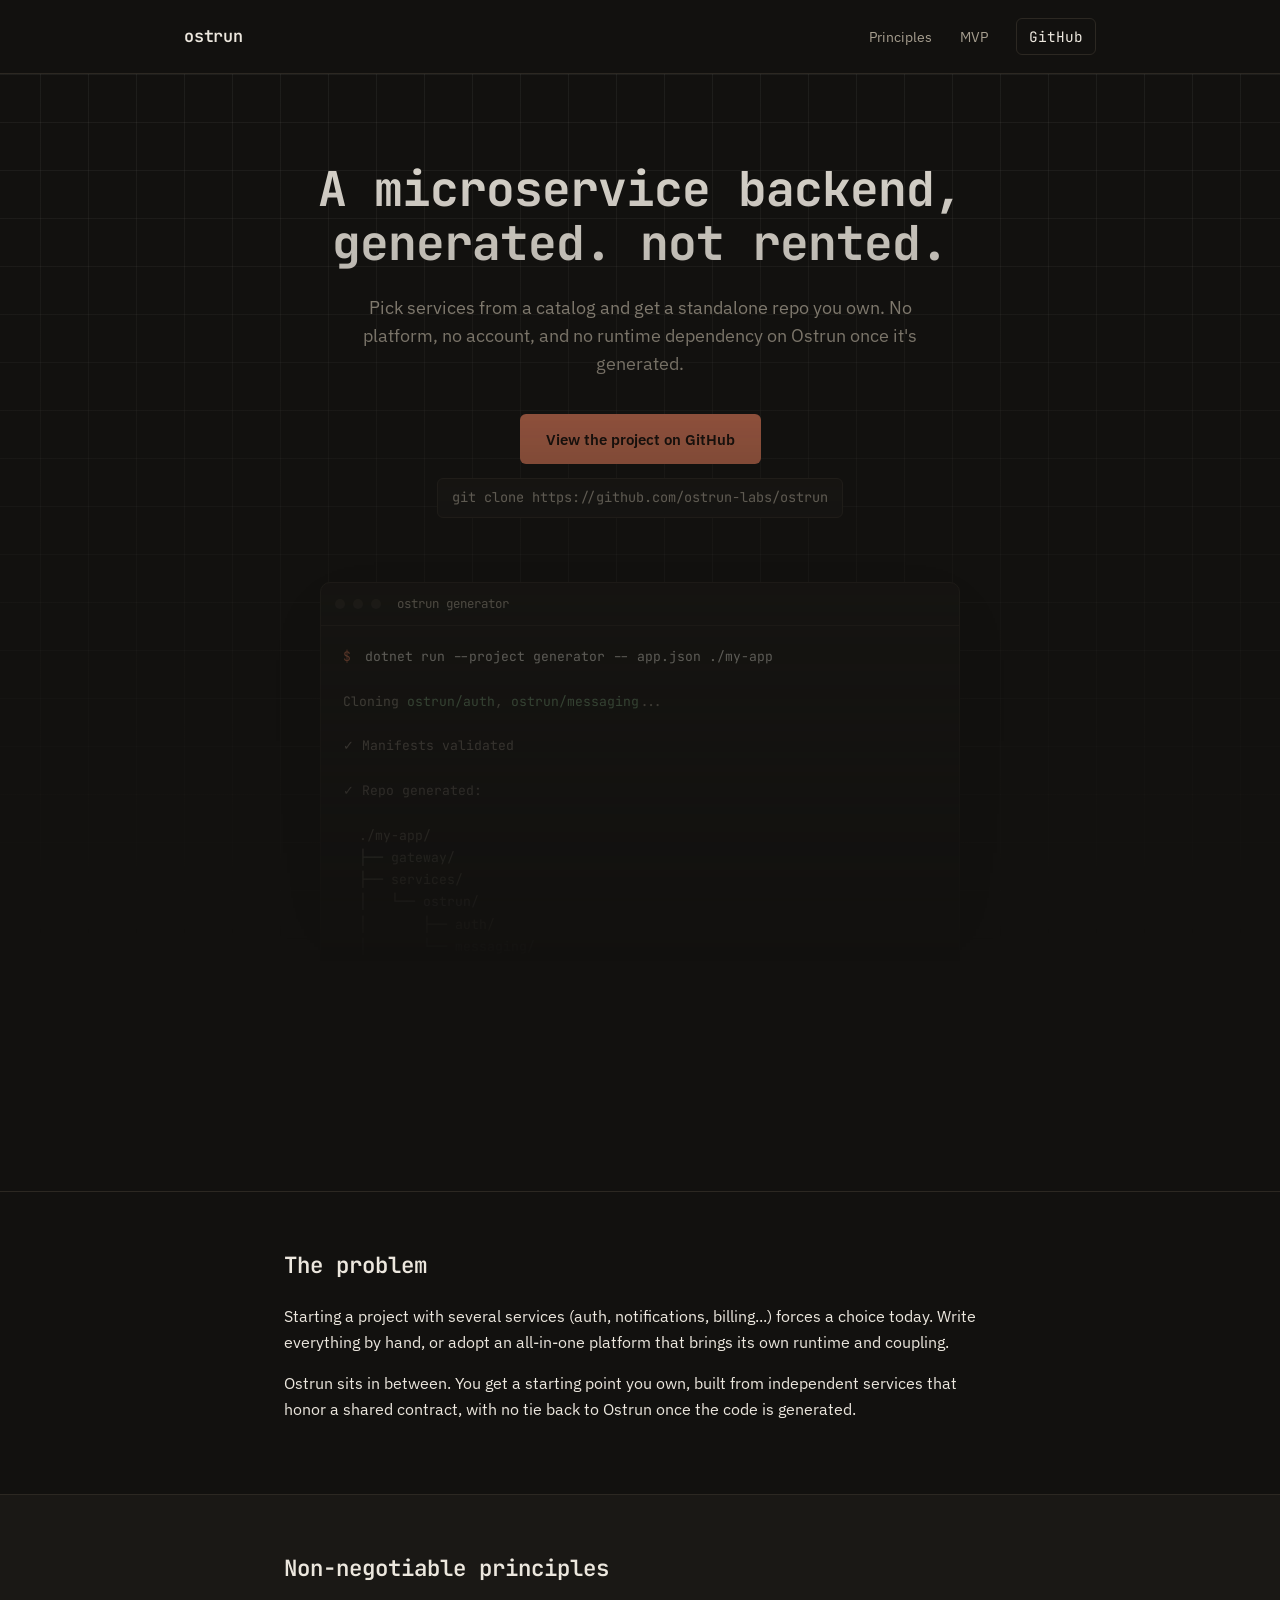
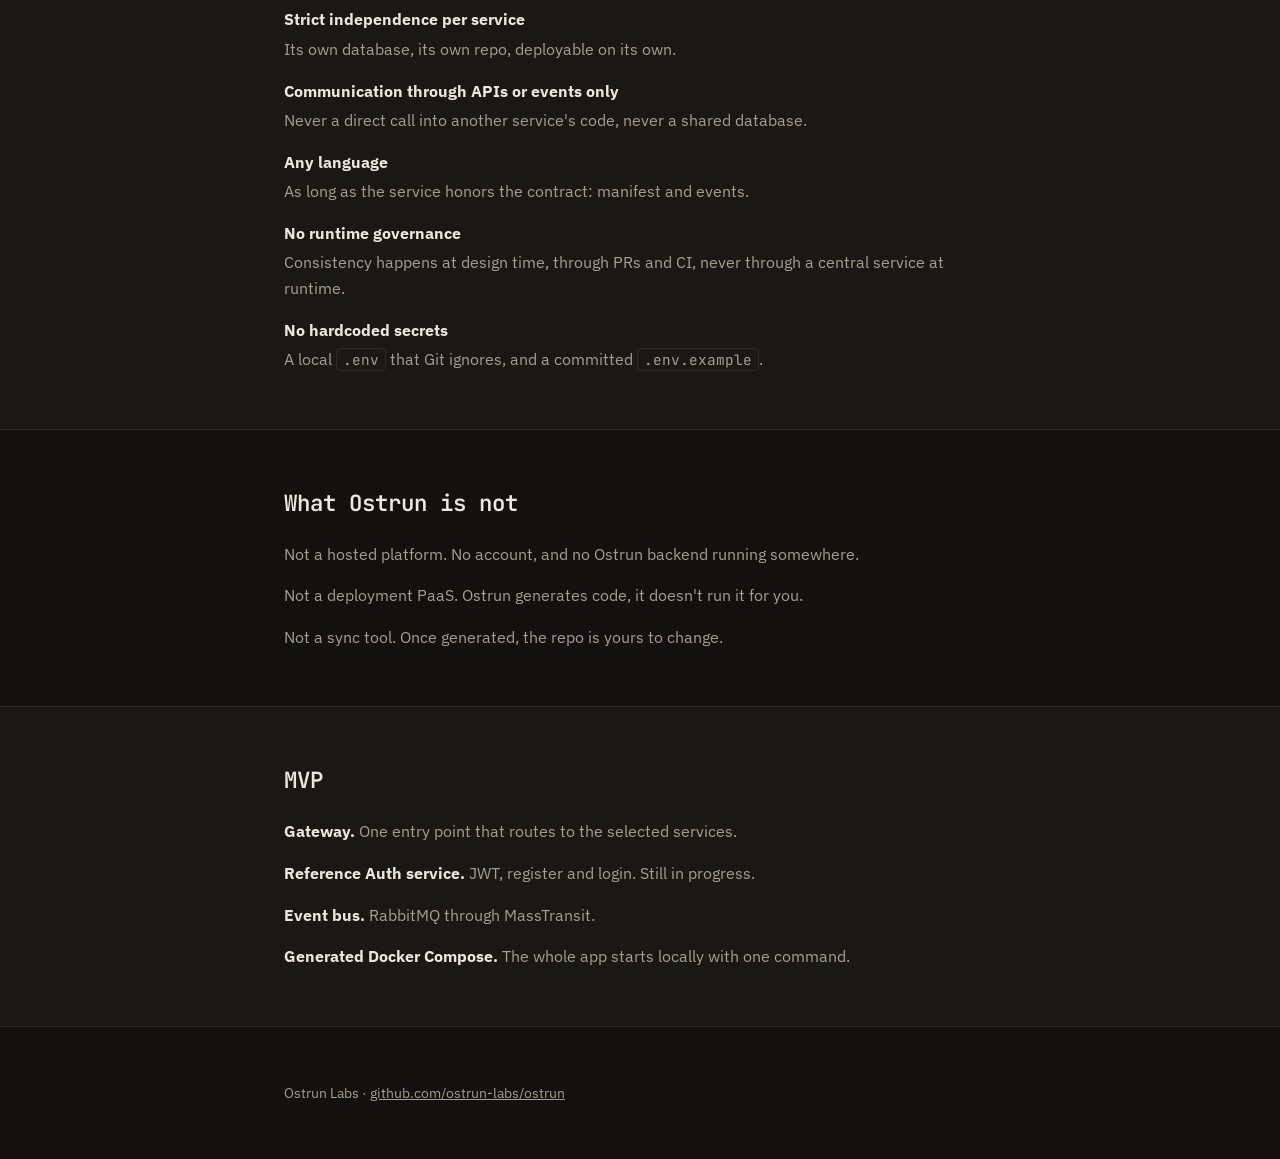
<file: index.html>
<!DOCTYPE html>
<html lang="en">
<head>
  <meta charset="UTF-8">
  <meta name="viewport" content="width=device-width, initial-scale=1.0">
  <title>Ostrun: service catalog and microservice backend generator</title>
  <meta name="description" content="Ostrun generates a microservice backend you own, from a catalog of independent services that talk over APIs and events.">
  <link rel="stylesheet" href="style.css">
</head>
<body>
  <nav class="topnav">
    <div class="container topnav-inner">
      <a class="wordmark" href="#top">ostrun</a>
      <div class="topnav-links">
        <a href="#principles">Principles</a>
        <a href="#mvp">MVP</a>
        <a class="topnav-gh" href="https://github.com/ostrun-labs/ostrun">GitHub</a>
      </div>
    </div>
  </nav>

  <header class="hero" id="top">
    <div class="container">
      <h1>A microservice backend,<br>generated. not rented.</h1>
      <p class="lead">
        Pick services from a catalog and get a standalone repo you own.
        No platform, no account, and no runtime dependency on Ostrun once it's generated.
      </p>
      <div class="cta-group">
        <a class="btn btn-primary" href="https://github.com/ostrun-labs/ostrun">View the project on GitHub</a>
        <code class="clone-cmd" tabindex="0">git clone https://github.com/ostrun-labs/ostrun</code>
      </div>
    </div>

    <div class="container">
      <div class="terminal" aria-hidden="true">
        <div class="terminal-bar">
          <span class="dot"></span><span class="dot"></span><span class="dot"></span>
          <span class="terminal-title">ostrun generator</span>
        </div>
        <pre class="terminal-body"><span class="ln"><span class="prompt">$</span> dotnet run --project generator -- app.json ./my-app</span>
<span class="ln out">Cloning <span class="ok">ostrun/auth</span>, <span class="ok">ostrun/messaging</span>...</span>
<span class="ln out">✓ Manifests validated</span>
<span class="ln out">✓ Repo generated:</span>
<span class="ln tree">  ./my-app/
  ├── gateway/
  ├── services/
  │   └── ostrun/
  │       ├── auth/
  │       └── messaging/
  ├── docker-compose.yml
  └── .env.example</span>
<span class="ln out">✓ Done. <span class="muted">No dependency on Ostrun from here on.</span></span>
<span class="ln"><span class="prompt">$</span> <span class="cursor"></span></span></pre>
      </div>
    </div>
  </header>

  <main>
    <section class="section">
      <div class="container">
        <h2>The problem</h2>
        <p>
          Starting a project with several services (auth, notifications, billing...) forces a choice today.
          Write everything by hand, or adopt an all-in-one platform that brings its own runtime and coupling.
        </p>
        <p>
          Ostrun sits in between. You get a starting point you own, built from independent services
          that honor a shared contract, with no tie back to Ostrun once the code is generated.
        </p>
      </div>
    </section>

    <section class="section section-alt" id="principles">
      <div class="container">
        <h2>Non-negotiable principles</h2>
        <ul class="principles">
          <li>
            <strong>Strict independence per service</strong>
            <span>Its own database, its own repo, deployable on its own.</span>
          </li>
          <li>
            <strong>Communication through APIs or events only</strong>
            <span>Never a direct call into another service's code, never a shared database.</span>
          </li>
          <li>
            <strong>Any language</strong>
            <span>As long as the service honors the contract: manifest and events.</span>
          </li>
          <li>
            <strong>No runtime governance</strong>
            <span>Consistency happens at design time, through PRs and CI, never through a central service at runtime.</span>
          </li>
          <li>
            <strong>No hardcoded secrets</strong>
            <span>A local <code>.env</code> that Git ignores, and a committed <code>.env.example</code>.</span>
          </li>
        </ul>
      </div>
    </section>

    <section class="section">
      <div class="container">
        <h2>What Ostrun is not</h2>
        <ul class="plain-list">
          <li>Not a hosted platform. No account, and no Ostrun backend running somewhere.</li>
          <li>Not a deployment PaaS. Ostrun generates code, it doesn't run it for you.</li>
          <li>Not a sync tool. Once generated, the repo is yours to change.</li>
        </ul>
      </div>
    </section>

    <section class="section section-alt" id="mvp">
      <div class="container">
        <h2>MVP</h2>
        <ul class="plain-list">
          <li><strong>Gateway.</strong> One entry point that routes to the selected services.</li>
          <li><strong>Reference Auth service.</strong> JWT, register and login. Still in progress.</li>
          <li><strong>Event bus.</strong> RabbitMQ through MassTransit.</li>
          <li><strong>Generated Docker Compose.</strong> The whole app starts locally with one command.</li>
        </ul>
      </div>
    </section>
  </main>

  <footer class="footer">
    <div class="container">
      <p>Ostrun Labs · <a href="https://github.com/ostrun-labs/ostrun">github.com/ostrun-labs/ostrun</a></p>
    </div>
  </footer>
</body>
</html>
</file>
<file: style.css>
@import url('https://fonts.googleapis.com/css2?family=IBM+Plex+Sans:wght@400;500;600;700&family=JetBrains+Mono:wght@400;500;600;700&display=swap');

:root {
  --bg: #12110f;
  --bg-raised: #1a1815;
  --fg: #ece7de;
  --fg-muted: #a69e8f;
  --accent: #d97757;
  --accent-on: #1a0f0a;
  --ok: #8ab88a;
  --border: #2c2822;
  --max-width: 760px;
  --font-mono: 'JetBrains Mono', ui-monospace, SFMono-Regular, Menlo, Consolas, monospace;
  --font-sans: 'IBM Plex Sans', -apple-system, BlinkMacSystemFont, "Segoe UI", Roboto, Helvetica, Arial, sans-serif;
}

* {
  box-sizing: border-box;
}

body {
  margin: 0;
  background: var(--bg);
  color: var(--fg);
  font-family: var(--font-sans);
  line-height: 1.6;
}

.container {
  max-width: var(--max-width);
  margin: 0 auto;
  padding: 0 24px;
}

a {
  color: inherit;
}

:focus-visible {
  outline: 2px solid var(--accent);
  outline-offset: 3px;
}

/* Top nav */

.topnav {
  border-bottom: 1px solid var(--border);
}

.topnav-inner {
  display: flex;
  align-items: center;
  justify-content: space-between;
  padding: 18px 24px;
  max-width: 960px;
}

.wordmark {
  font-family: var(--font-mono);
  font-weight: 600;
  font-size: 1.05rem;
  text-decoration: none;
  color: var(--fg);
  letter-spacing: -0.01em;
}

.topnav-links {
  display: flex;
  align-items: center;
  gap: 28px;
  font-size: 0.9rem;
}

.topnav-links a {
  text-decoration: none;
  color: var(--fg-muted);
}

.topnav-links a:hover {
  color: var(--fg);
}

.topnav-gh {
  font-family: var(--font-mono);
  color: var(--fg) !important;
  border: 1px solid var(--border);
  border-radius: 6px;
  padding: 6px 12px;
}

.topnav-gh:hover {
  border-color: var(--accent);
}

/* Hero */

.hero {
  padding: 88px 0 0;
  text-align: center;
  max-width: none;
  margin: 0;
  position: relative;
  background-image:
    linear-gradient(to right, rgba(236, 231, 222, 0.06) 1px, transparent 1px),
    linear-gradient(to bottom, rgba(236, 231, 222, 0.06) 1px, transparent 1px);
  background-size: 48px 48px;
  background-position: center top;
  -webkit-mask-image: linear-gradient(to bottom, black, transparent 85%);
  mask-image: linear-gradient(to bottom, black, transparent 85%);
}

.hero .container {
  max-width: 720px;
}

h1 {
  font-family: var(--font-mono);
  font-size: 3rem;
  font-weight: 700;
  line-height: 1.12;
  letter-spacing: -0.02em;
  margin: 0 0 24px;
}

.lead {
  color: var(--fg-muted);
  font-size: 1.1rem;
  max-width: 52ch;
  margin: 0 auto;
}

.cta-group {
  margin-top: 36px;
  display: flex;
  flex-direction: column;
  align-items: center;
  gap: 14px;
}

.btn {
  display: inline-block;
  padding: 13px 26px;
  border-radius: 6px;
  text-decoration: none;
  font-weight: 600;
  font-size: 0.95rem;
}

.btn-primary {
  background: var(--accent);
  color: var(--accent-on);
}

.clone-cmd {
  font-family: var(--font-mono);
  font-size: 0.85rem;
  color: var(--fg-muted);
  background: var(--bg-raised);
  border: 1px solid var(--border);
  border-radius: 6px;
  padding: 8px 14px;
}

/* Terminal */

.terminal {
  margin: 64px auto 0;
  max-width: 640px;
  background: var(--bg-raised);
  border: 1px solid var(--border);
  border-radius: 10px;
  overflow: hidden;
  text-align: left;
  box-shadow: 0 24px 60px -24px rgba(0, 0, 0, 0.6);
}

.terminal-bar {
  display: flex;
  align-items: center;
  gap: 8px;
  padding: 11px 14px;
  border-bottom: 1px solid var(--border);
}

.dot {
  width: 10px;
  height: 10px;
  border-radius: 50%;
  background: var(--border);
}

.terminal-title {
  margin-left: 8px;
  font-family: var(--font-mono);
  font-size: 0.78rem;
  color: var(--fg-muted);
}

.terminal-body {
  margin: 0;
  padding: 20px 22px 26px;
  font-family: var(--font-mono);
  font-size: 0.82rem;
  line-height: 1.7;
  overflow-x: auto;
  white-space: pre;
}

.ln {
  display: block;
}

.ln.out {
  color: var(--fg-muted);
}

.ln.tree {
  display: block;
  color: var(--fg-muted);
  white-space: pre;
}

.prompt {
  color: var(--accent);
  margin-right: 6px;
}

.ok {
  color: var(--ok);
}

.muted {
  color: var(--fg-muted);
}

.cursor {
  display: inline-block;
  width: 7px;
  height: 1em;
  background: var(--fg);
  vertical-align: text-bottom;
  animation: blink 1.1s steps(1) infinite;
}

@media (prefers-reduced-motion: reduce) {
  .cursor {
    animation: none;
    opacity: 0.6;
  }
}

@keyframes blink {
  50% {
    opacity: 0;
  }
}

/* Content sections */

.section {
  padding: 56px 0;
  border-top: 1px solid var(--border);
}

.section-alt {
  background: var(--bg-raised);
}

main {
  margin-top: 72px;
}

h2 {
  font-family: var(--font-mono);
  font-size: 1.4rem;
  font-weight: 600;
  margin: 0 0 20px;
}

.principles,
.plain-list {
  list-style: none;
  margin: 0;
  padding: 0;
  display: flex;
  flex-direction: column;
  gap: 16px;
}

.principles li {
  display: flex;
  flex-direction: column;
  gap: 4px;
}

.principles strong {
  font-size: 1rem;
}

.principles span,
.plain-list li {
  color: var(--fg-muted);
}

.plain-list li strong {
  color: var(--fg);
}

code {
  background: var(--bg-raised);
  border: 1px solid var(--border);
  border-radius: 4px;
  padding: 1px 6px;
  font-size: 0.9em;
  font-family: var(--font-mono);
}

.footer {
  padding: 40px 0;
  border-top: 1px solid var(--border);
  color: var(--fg-muted);
  font-size: 0.9rem;
}

.footer a {
  color: var(--fg-muted);
}

@media (max-width: 640px) {
  .topnav-inner {
    padding: 16px;
  }
  .topnav-links {
    gap: 16px;
    font-size: 0.85rem;
  }
  .hero {
    padding: 56px 0 0;
  }
  h1 {
    font-size: 2.1rem;
  }
  .terminal {
    margin-top: 48px;
    border-radius: 0;
    border-left: none;
    border-right: none;
  }
  .terminal-body {
    font-size: 0.72rem;
    padding: 16px;
  }
}
</file>
